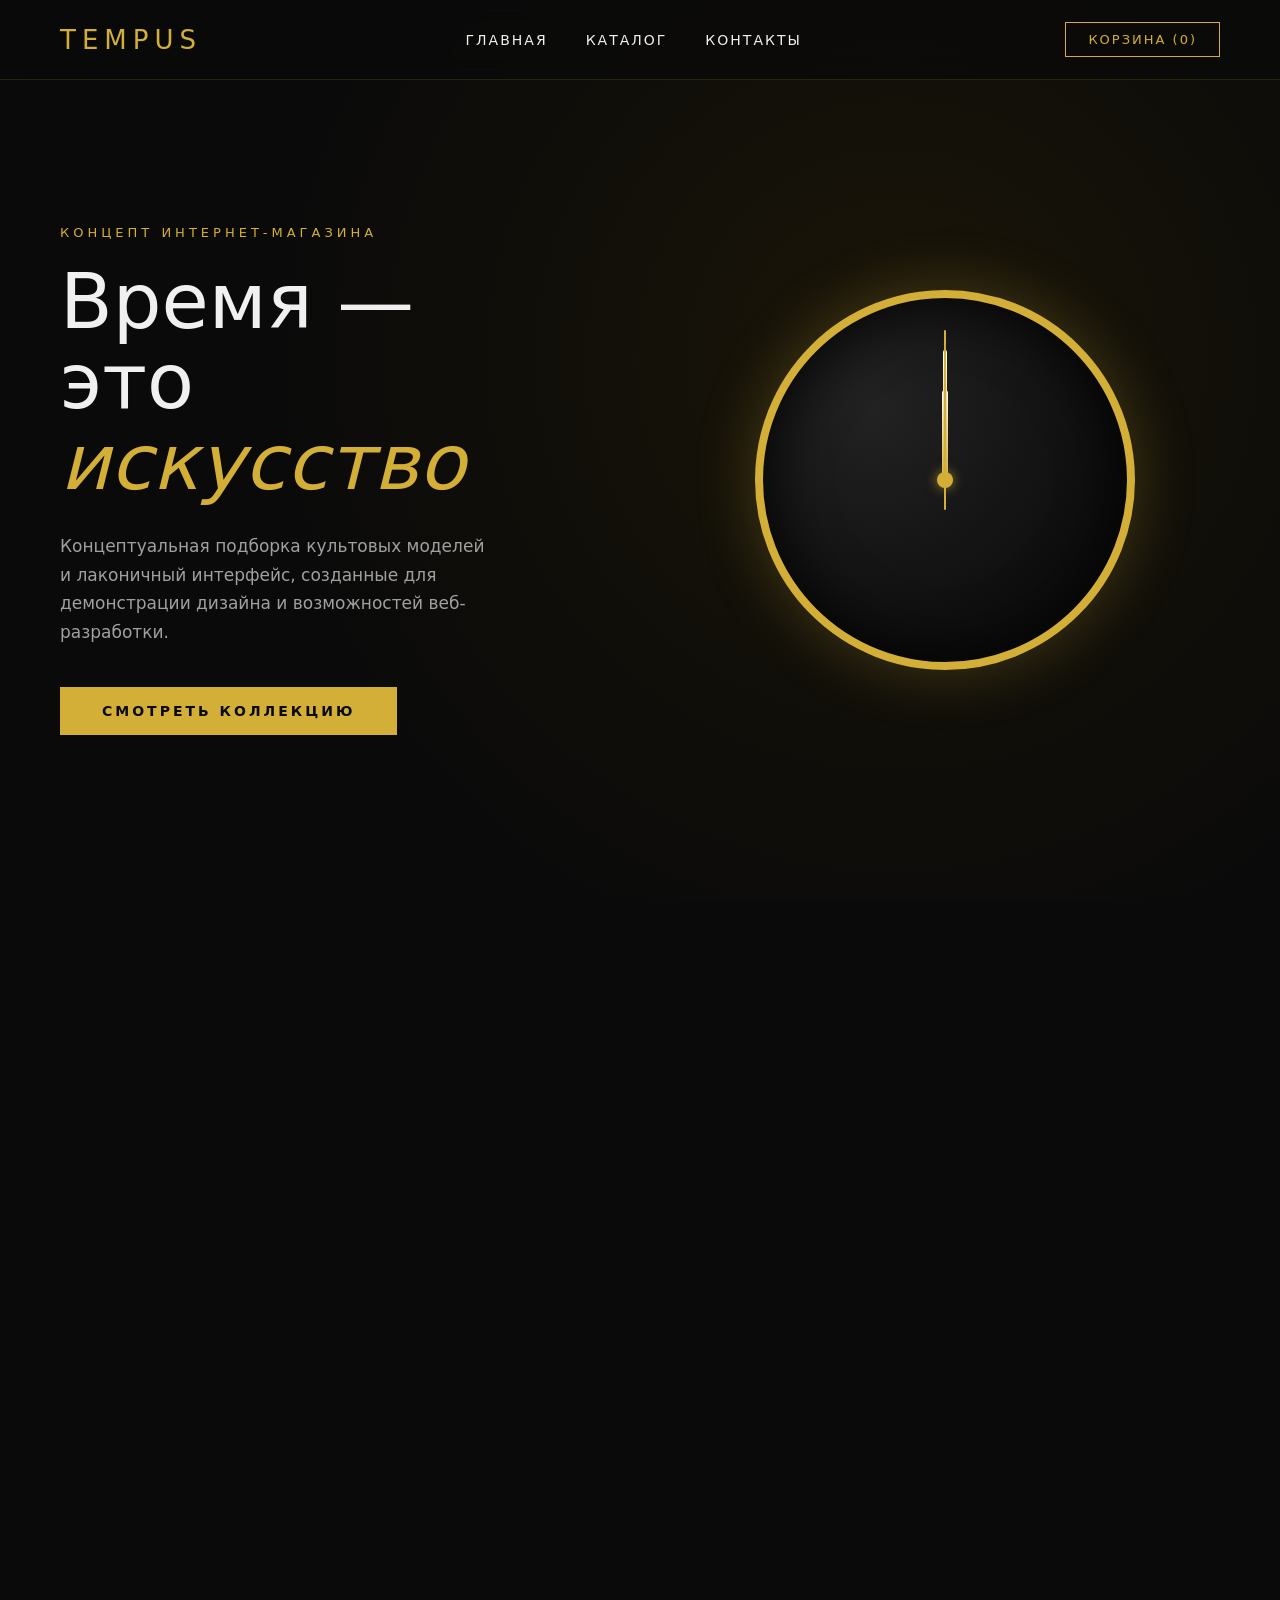
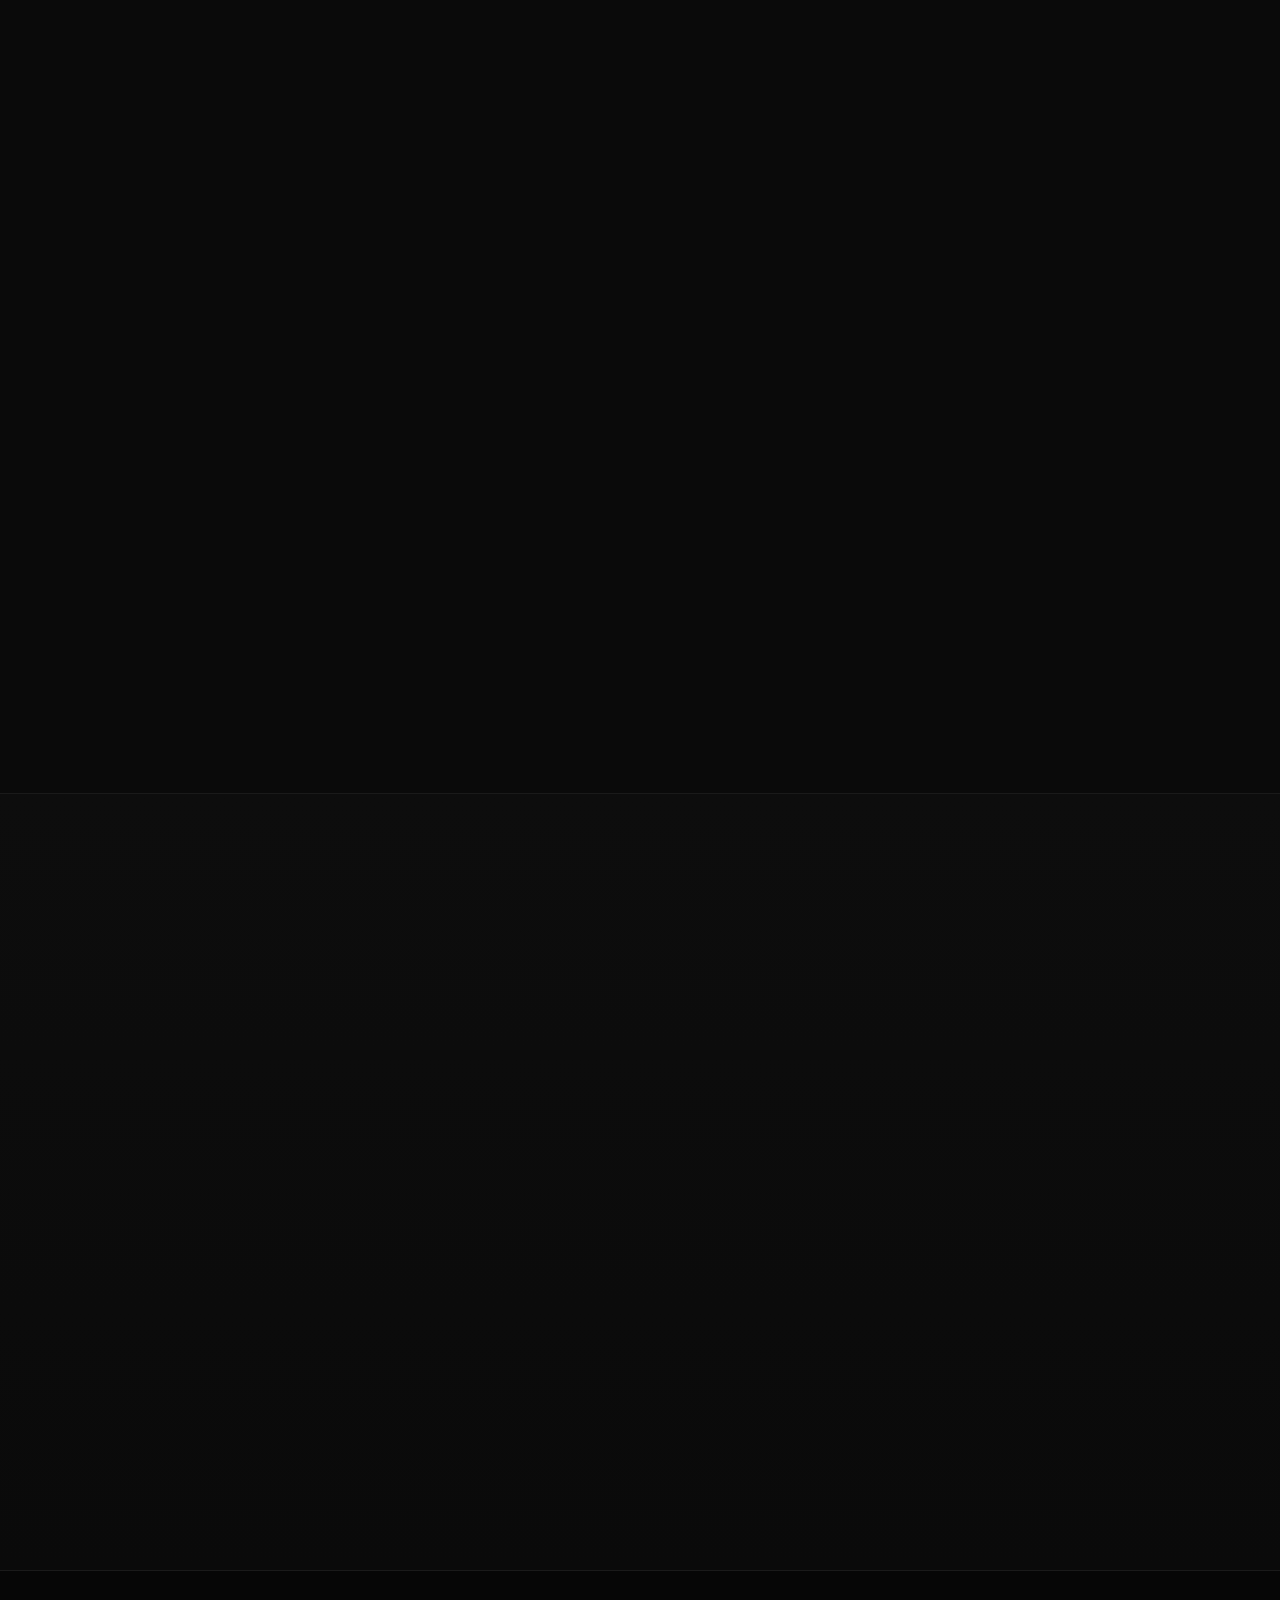
<file: index.html>
<!DOCTYPE html>
<html lang="ru">
<head>
  <meta charset="UTF-8">
  <meta name="viewport" content="width=device-width, initial-scale=1.0">
  <meta name="description" content="TEMPUS — учебный концепт интернет-магазина часов. Демонстрация интерфейса на HTML, CSS и JavaScript.">
  <meta name="theme-color" content="#0a0a0a">
  <title>TEMPUS — часы премиум-класса</title>
  <link rel="stylesheet" href="style.css">
</head>
<body>
<header>
  <a href="#hero" class="logo" aria-label="TEMPUS — на главную">TEMPUS</a>
  <button class="menu-toggle" type="button" aria-label="Открыть меню" aria-expanded="false" aria-controls="primary-navigation">
    <span></span><span></span><span></span>
  </button>
  <nav id="primary-navigation" class="site-nav">
    <ul>
      <li><a href="#hero">Главная</a></li>
      <li><a href="#catalog">Каталог</a></li>
      <li><a href="#contacts">Контакты</a></li>
    </ul>
  </nav>
  <a href="cart.html" class="cart-btn">
  Корзина (<span id="cart-count">0</span>)
</a>
</header>
<section class="hero" id="hero">
  <div class="hero-text">
    <span class="tag">Концепт интернет-магазина</span>
    <h1>Время —<br>это <span>искусство</span></h1>
    <p>
      Концептуальная подборка культовых моделей и лаконичный интерфейс,
      созданные для демонстрации дизайна и возможностей веб-разработки.
    </p>
    <a href="#catalog" class="btn-primary">Смотреть коллекцию</a>
  </div>

  <div class="watch-wrapper">
    <div class="watch">
      <div class="hand hour"></div>
      <div class="hand minute"></div>
      <div class="hand second"></div>
      <div class="center-dot"></div>
    </div>
  </div>
</section>
<section class="catalog" id="catalog">
  <div class="section-title">
    <span class="tag">Избранное</span>
    <h2>Наши <span>часы</span></h2>
  </div>

  <div class="grid">
    <div class="card">
      <div class="card-img">
        <img src="image/Aurum.jpg" alt="Карточка 1" class="watch-photo" loading="lazy" decoding="async">
      </div>
      <div class="card-info">
        <div class="brand">Бренд</div>
        <h3>Описание</h3>
        <div class="price-row">
          <span class="price">1 250 000 ₽</span>
          <button class="buy-btn" data-action="add" data-id="1">В корзину</button>
        </div>
      </div>
    </div>
    <div class="card">
      <div class="card-img">
        <img src="image/Prestige.jpg" alt="Карточка 2" class="watch-photo" loading="lazy" decoding="async">
      </div>
      <div class="card-info">
        <div class="brand">Бренд</div>
        <h3>Описание</h3>
        <div class="price-row">
          <span class="price">680 000 ₽</span>
          <button class="buy-btn" data-action="add" data-id="2">В корзину</button>
        </div>
      </div>
    </div>
    <div class="card">
      <div class="card-img">
        <img src="image/Chrono.jpg" alt="Карточка 3" class="watch-photo" loading="lazy" decoding="async">
      </div>
      <div class="card-info">
        <div class="brand">Бренд</div>
        <h3>Описание</h3>
        <div class="price-row">
          <span class="price">4 900 000 ₽</span>
          <button class="buy-btn" data-action="add" data-id="3">В корзину</button>
        </div>
      </div>
    </div>
    <div class="card">
      <div class="card-img">
        <img src="image/Royal.jpg" alt="Карточка 4" class="watch-photo" loading="lazy" decoding="async">
      </div>
      <div class="card-info">
        <div class="brand">Бренд</div>
        <h3>Описание</h3>
        <div class="price-row">
          <span class="price">3 200 000 ₽</span>
          <button class="buy-btn" data-action="add" data-id="4">В корзину</button>
        </div>
      </div>
    </div>
  </div>
</section>
<section class="contacts" id="contacts">
  <div class="section-title">
    <span class="tag">Демонстрация интерфейса</span>
    <h2>Обратная <span>связь</span></h2>
  </div>

  <div class="contacts-grid">
           <div class="contact-info">
      <h3>О проекте TEMPUS</h3>
      <div class="contact-item">
        <svg class="icon" viewBox="0 0 24 24" fill="none" stroke="currentColor" stroke-width="1" stroke-linecap="round" stroke-linejoin="round" aria-hidden="true">
          <circle cx="12" cy="12" r="9"/>
          <path d="M8 12h8M12 8v8"/>
        </svg>
        <p><strong>Формат</strong>Учебный концепт интернет-магазина</p>
      </div>
      <div class="contact-item">
        <svg class="icon" viewBox="0 0 24 24" fill="none" stroke="currentColor" stroke-width="1" stroke-linecap="round" stroke-linejoin="round" aria-hidden="true">
          <rect x="3" y="4" width="18" height="16" rx="2"/>
          <path d="m7 8 5 4 5-4"/>
        </svg>
        <p><strong>Обратная связь</strong>Форма работает в демонстрационном режиме и не отправляет сообщения.</p>
      </div>
      <div class="contact-item">
        <svg class="icon" viewBox="0 0 24 24" fill="none" stroke="currentColor" stroke-width="1" stroke-linecap="round" stroke-linejoin="round" aria-hidden="true">
          <circle cx="12" cy="12" r="9"/>
          <path d="M8 16l8-8M8 8h.01M16 16h.01"/>
        </svg>
        <p><strong>Статус</strong>Портфолио-проект. Не является действующим магазином.</p>
      </div>
    </div>

    <form id="contact-form" aria-label="Демонстрационная форма обратной связи">
  <p class="form-demo-note">Демонстрационная форма: данные не отправляются и не сохраняются.</p>
  <label class="visually-hidden" for="contact-name">Ваше имя</label>
  <input id="contact-name" type="text" name="name" placeholder="Ваше имя" required>
  <label class="visually-hidden" for="contact-email">Email</label>
  <input id="contact-email" type="email" name="email" placeholder="Email" autocomplete="email" required>
  <label class="visually-hidden" for="contact-message">Сообщение</label>
  <textarea id="contact-message" name="message" placeholder="Сообщение" required></textarea>
  
  <button type="submit" class="btn-primary">Проверить форму</button>
</form>
  </div>
</section>
<footer>
  <div class="footer-top">
    <div class="footer-brand">
      <a href="#hero" class="logo">TEMPUS</a>
      <p>Учебный концепт магазина часов, созданный для портфолио. Не является коммерческим предложением.</p>
    </div>
    <div class="footer-col">
      <h4>Магазин</h4>
      <ul>
        <li><a href="#catalog">Каталог</a></li>
        <li><a href="#catalog">Подборка моделей</a></li>
        <li><a href="#hero">О проекте</a></li>
      </ul>
    </div>
    <div class="footer-col">
      <h4>Помощь</h4>
      <ul>
        <li><a href="#contacts">Демонстрационная форма</a></li>
        <li><a href="cart.html">Корзина</a></li>
      </ul>
    </div>
    <div class="footer-col">
      <h4>Соцсети</h4>
      <p class="footer-muted">Социальные сети не подключены — это демонстрационный проект.</p>
    </div>
  </div>
  <div class="footer-bottom">
    © 2026 TEMPUS — учебный проект. Все названия брендов вымышлены.
    Изображения часов сгенерированы искусственным интеллектом и не являются фотографиями реальных продуктов.
  </div>
</footer>

  
  <script src="script.js"></script>
</body>
</html>
</file>
<file: style.css>
/* ===== СБРОС И БАЗА ===== */
* {
  margin: 0;
  padding: 0;
  box-sizing: border-box;
}

body {
  font-family: 'Segoe UI', system-ui, sans-serif;
  background: #0a0a0a;
  color: #f0f0f0;
  overflow-x: hidden;
}

a {
  color: inherit;
  text-decoration: none;
}

/* ===== ШАПКА ===== */
header {
  position: fixed;
  top: 0;
  left: 0;
  right: 0;
  z-index: 100;
  display: flex;
  justify-content: space-between;
  align-items: center;
  padding: 22px 60px;
  background: rgba(10, 10, 10, 0.75);
  backdrop-filter: blur(12px);
  border-bottom: 1px solid rgba(212, 175, 55, 0.15);
  transition: padding 0.3s;
}

.logo {
  display: inline-block;      
  font-size: 26px;
  letter-spacing: 6px;
  font-weight: 300;
  color: #d4af37;
  text-decoration: none;      
}

nav ul {
  display: flex;
  gap: 38px;
  list-style: none;
}

.menu-toggle {
  display: none;
  width: 42px;
  height: 42px;
  padding: 10px;
  border: 1px solid rgba(212, 175, 55, 0.55);
  background: transparent;
  cursor: pointer;
  align-items: center;
  justify-content: center;
  flex-direction: column;
  gap: 5px;
}

.menu-toggle span {
  display: block;
  width: 19px;
  height: 1px;
  background: #d4af37;
  transition: transform 0.25s ease, opacity 0.25s ease;
}

.menu-toggle[aria-expanded="true"] span:first-child {
  transform: translateY(6px) rotate(45deg);
}

.menu-toggle[aria-expanded="true"] span:nth-child(2) {
  opacity: 0;
}

.menu-toggle[aria-expanded="true"] span:last-child {
  transform: translateY(-6px) rotate(-45deg);
}

nav a {
  font-size: 14px;
  letter-spacing: 2px;
  text-transform: uppercase;
  position: relative;
  transition: color 0.3s;
}

nav a::after {
  content: '';
  position: absolute;
  bottom: -6px;
  left: 0;
  width: 0;
  height: 1px;
  background: #d4af37;
  transition: width 0.3s;
}

nav a:hover {
  color: #d4af37;
}

nav a:hover::after {
  width: 100%;
}

.cart-btn {
  display: inline-block;      
  border: 1px solid #d4af37;
  padding: 9px 22px;
  font-size: 13px;
  letter-spacing: 2px;
  text-transform: uppercase;
  color: #d4af37;
  background: transparent;
  cursor: pointer;
  transition: all 0.3s;
  text-decoration: none;      
}

.cart-btn:hover {
  background: #d4af37;
  color: #0a0a0a;
}

/* =========================================================
   КОРЗИНА
   ========================================================= */

.cart-page {
  padding: 140px 60px 100px;
  min-height: 100vh;
  background: #0a0a0a;
}

.cart-container {
  max-width: 1100px;
  margin: 0 auto;
}

/* ---- пустая корзина ---- */
.cart-empty {
  text-align: center;
  padding: 80px 20px;
}
.cart-empty-icon {
  font-size: 80px;
  margin-bottom: 24px;
  filter: grayscale(0.3);
}
.cart-empty h2 {
  font-size: 28px;
  font-weight: 300;
  margin-bottom: 14px;
}
.cart-empty p {
  color: #888;
  margin-bottom: 32px;
}

/* ---- список товаров ---- */
.cart-list {
  display: flex;
  flex-direction: column;
  gap: 20px;
  margin-bottom: 40px;
}

.cart-item {
  display: grid;
  grid-template-columns: 110px 1fr auto auto auto;
  gap: 24px;
  align-items: center;
  padding: 20px 24px;
  background: linear-gradient(160deg, #141414 0%, #0d0d0d 100%);
  border: 1px solid #1f1f1f;
  transition: border-color 0.3s;
}
.cart-item:hover {
  border-color: #d4af37;
}

.cart-item-img {
  width: 90px;
  height: 90px;
  display: flex;
  align-items: center;
  justify-content: center;
  background: radial-gradient(circle at 50% 40%, #1c1c1c, #0d0d0d);
}
.cart-item-img .mini-watch {
  width: 70px;
  height: 70px;
  border-width: 2px;
  transform: none !important; 
}

.cart-item-brand {
  font-size: 11px;
  letter-spacing: 3px;
  color: #d4af37;
  text-transform: uppercase;
  margin-bottom: 6px;
}
.cart-item-info h3 {
  font-size: 18px;
  font-weight: 300;
  margin-bottom: 8px;
}
.cart-item-price {
  font-size: 14px;
  color: #888;
}

/* ---- изменение количества ---- */
.cart-item-qty {
  display: flex;
  align-items: center;
  gap: 10px;
  border: 1px solid #2a2a2a;
  padding: 4px;
}
.cart-item-qty button {
  width: 32px;
  height: 32px;
  background: transparent;
  color: #f0f0f0;
  border: none;
  font-size: 18px;
  cursor: pointer;
  transition: background 0.2s, color 0.2s;
}
.cart-item-qty button:hover {
  background: #d4af37;
  color: #0a0a0a;
}
.cart-item-qty span {
  min-width: 24px;
  text-align: center;
  font-size: 15px;
}

/* ---- сумма по позиции ---- */
.cart-item-sum {
  font-size: 18px;
  color: #d4af37;
  white-space: nowrap;
  min-width: 140px;
  text-align: right;
}

/* ---- кнопка удаления ---- */
.cart-item-remove {
  width: 36px;
  height: 36px;
  background: transparent;
  border: 1px solid #2a2a2a;
  color: #888;
  cursor: pointer;
  font-size: 14px;
  transition: all 0.3s;
}
.cart-item-remove:hover {
  border-color: #e74c3c;
  color: #e74c3c;
  background: rgba(231, 76, 60, 0.08);
}

/* ---- итоговый блок ---- */
.cart-summary {
  max-width: 420px;
  margin-left: auto;
  padding: 28px;
  background: linear-gradient(160deg, #141414 0%, #0d0d0d 100%);
  border: 1px solid #d4af37;
}
.cart-summary-row {
  display: flex;
  justify-content: space-between;
  padding: 10px 0;
  color: #a0a0a0;
  font-size: 15px;
}
.cart-summary-row.total {
  color: #f0f0f0;
  font-size: 20px;
  border-top: 1px solid #2a2a2a;
  margin-top: 10px;
  padding-top: 18px;
}
.cart-summary-row.total span:last-child {
  color: #d4af37;
  font-weight: 500;
}
.cart-summary .btn-primary {
  width: 100%;
  margin-top: 22px;
  text-align: center;
}

/* ---- всплывающий toast ---- */
.toast {
  position: fixed;
  bottom: 30px;
  left: 50%;
  transform: translate(-50%, 100px);
  background: #d4af37;
  color: #0a0a0a;
  padding: 14px 28px;
  font-size: 14px;
  letter-spacing: 1px;
  border-radius: 4px;
  opacity: 0;
  pointer-events: none;
  transition: all 0.35s ease;
  z-index: 1000;
  box-shadow: 0 10px 30px rgba(0, 0, 0, 0.5);
}
.toast.show {
  transform: translate(-50%, 0);
  opacity: 1;
}

/* ---- адаптив корзины ---- */
@media (max-width: 800px) {
  .cart-page { padding: 120px 20px 80px; }
  .cart-item {
    grid-template-columns: 80px 1fr;
    gap: 16px;
  }
  .cart-item-qty,
  .cart-item-sum,
  .cart-item-remove {
    grid-column: 2;
    justify-self: start;
  }
  .cart-item-sum { text-align: left; }
  .cart-summary { max-width: 100%; }
}
/* ===== ГЛАВНЫЙ ЭКРАН (HERO) ===== */
.hero {
  min-height: 100vh;
  display: flex;
  align-items: center;
  justify-content: space-between;
  padding: 120px 60px 60px;
  gap: 60px;
  background: radial-gradient(circle at 70% 40%, #1a1508 0%, #0a0a0a 60%);
  position: relative;
  overflow: hidden;
}

.hero-text {
  flex: 1;
  max-width: 560px;
  animation: fadeUp 1.2s ease both;
}

.hero-text .tag {
  font-size: 13px;
  letter-spacing: 4px;
  color: #d4af37;
  text-transform: uppercase;
  margin-bottom: 22px;
  display: block;
}

.hero-text h1 {
  font-size: clamp(42px, 6vw, 78px);
  font-weight: 200;
  line-height: 1.05;
  margin-bottom: 28px;
}

.hero-text h1 span {
  color: #d4af37;
  font-style: italic;
}

.hero-text p {
  font-size: 17px;
  color: #a0a0a0;
  line-height: 1.7;
  margin-bottom: 40px;
  max-width: 440px;
}

.btn-primary {
  display: inline-block;
  padding: 16px 42px;
  background: #d4af37;
  color: #0a0a0a;
  font-size: 14px;
  letter-spacing: 3px;
  text-transform: uppercase;
  font-weight: 600;
  cursor: pointer;
  border: none;
  transition: all 0.3s;
}

.btn-primary:hover {
  background: #f0d166;
  transform: translateY(-2px);
  box-shadow: 0 10px 30px rgba(212, 175, 55, 0.3);
}

/* ===== CSS-ЧАСЫ ===== */
.watch-wrapper {
  flex: 1;
  display: flex;
  justify-content: center;
  align-items: center;
  animation: fadeIn 1.8s ease both 0.3s;
}

.watch {
  position: relative;
  width: 380px;
  height: 380px;
  border-radius: 50%;
  background: radial-gradient(circle at 30% 30%, #222 0%, #0d0d0d 70%);
  border: 8px solid #d4af37;
  box-shadow:
    0 0 60px rgba(212, 175, 55, 0.25),
    inset 0 0 60px rgba(0, 0, 0, 0.9);
}

.watch::before {
  content: '';
  position: absolute;
  inset: 14px;
  border-radius: 50%;
  background: repeating-conic-gradient(
    #d4af37 0deg 1.5deg,
    transparent 1.5deg 30deg
  );
  -webkit-mask: radial-gradient(circle, transparent 0 82%, #000 83%);
  mask: radial-gradient(circle, transparent 0 82%, #000 83%);
  opacity: 0.85;
}

.center-dot {
  position: absolute;
  top: 50%;
  left: 50%;
  width: 16px;
  height: 16px;
  background: #d4af37;
  border-radius: 50%;
  transform: translate(-50%, -50%);
  z-index: 10;
  box-shadow: 0 0 12px rgba(212, 175, 55, 0.7);
}

.hand {
  position: absolute;
  bottom: 50%;
  left: 50%;
  transform-origin: bottom center;
  background: #f0f0f0;
  border-radius: 4px;
  z-index: 5;
}

.hand.hour {
  width: 6px;
  height: 90px;
  margin-left: -3px;
  background: linear-gradient(to top, #d4af37, #fff);
  animation: rotate 43200s linear infinite; 
}

.hand.minute {
  width: 4px;
  height: 130px;
  margin-left: -2px;
  background: linear-gradient(to top, #d4af37, #fff);
  animation: rotate 3600s linear infinite; 
}

.hand.second {
  width: 2px;
  height: 150px;
  margin-left: -1px;
  background: #d4af37;
  animation: rotate 60s linear infinite; 
}

.hand.second::after {
  content: '';
  position: absolute;
  top: 100%;
  left: 50%;
  width: 2px;
  height: 30px;
  margin-left: -1px;
  background: #d4af37;
  border-radius: 4px;
}

@keyframes rotate {
  from { transform: rotate(0deg); }
  to   { transform: rotate(360deg); }
}

/* ===== КАТАЛОГ ===== */
.catalog {
  padding: 120px 60px;
  background: #0a0a0a;
}

.section-title {
  text-align: center;
  margin-bottom: 70px;
}

.section-title .tag {
  font-size: 13px;
  letter-spacing: 4px;
  color: #d4af37;
  text-transform: uppercase;
}

.section-title h2 {
  font-size: clamp(32px, 4vw, 52px);
  font-weight: 200;
  margin-top: 14px;
}

.section-title h2 span {
  color: #d4af37;
  font-style: italic;
}

.grid {
  display: grid;
  grid-template-columns: repeat(auto-fit, minmax(280px, 1fr));
  gap: 30px;
  max-width: 1300px;
  margin: 0 auto;
}

.card {
  background: linear-gradient(160deg, #141414 0%, #0d0d0d 100%);
  border: 1px solid #1f1f1f;
  overflow: hidden;
  transition: all 0.4s;
  cursor: pointer;
}

.card:hover {
  border-color: #d4af37;
  transform: translateY(-8px);
  box-shadow: 0 20px 40px rgba(0, 0, 0, 0.6);
}

.card-img {
  height: 300px;
  display: flex;
  align-items: center;
  justify-content: center;
  background: radial-gradient(circle at 50% 40%, #1c1c1c, #0d0d0d);
  position: relative;
  overflow: hidden;
}

.mini-watch {
  width: 150px;
  height: 150px;
  border-radius: 50%;
  border: 4px solid #d4af37;
  background: radial-gradient(circle at 35% 35%, #2a2a2a, #111);
  position: relative;
  transition: transform 0.5s;
}

.card:hover .mini-watch {
  transform: scale(1.08) rotate(8deg);
}

.mini-watch::before,
.mini-watch::after {
  content: '';
  position: absolute;
  top: 50%;
  left: 50%;
  transform-origin: bottom center;
  background: #d4af37;
  border-radius: 2px;
}

.mini-watch::before {
  width: 3px;
  height: 50px;
  margin-left: -1.5px;
  margin-top: -50px;
  transform: rotate(45deg);
}

.mini-watch::after {
  width: 2px;
  height: 65px;
  margin-left: -1px;
  margin-top: -65px;
  transform: rotate(160deg);
  background: #f0f0f0;
}

.card-info {
  padding: 26px 24px;
}

.card-info .brand {
  font-size: 12px;
  letter-spacing: 3px;
  color: #d4af37;
  text-transform: uppercase;
  margin-bottom: 8px;
}

.card-info h3 {
  font-size: 21px;
  font-weight: 300;
  margin-bottom: 14px;
}

.price-row {
  display: flex;
  justify-content: space-between;
  align-items: center;
}

.price {
  font-size: 20px;
  color: #d4af37;
  font-weight: 400;
}

.buy-btn {
  padding: 10px 20px;
  border: 1px solid #333;
  background: transparent;
  color: #f0f0f0;
  font-size: 12px;
  letter-spacing: 2px;
  text-transform: uppercase;
  cursor: pointer;
  transition: all 0.3s;
}

.buy-btn:hover {
  background: #d4af37;
  border-color: #d4af37;
  color: #0a0a0a;
}

/* ===== КОНТАКТЫ ===== */
.contacts {
  padding: 120px 60px;
  background: linear-gradient(180deg, #0d0d0d 0%, #0a0a0a 100%);
  border-top: 1px solid #1a1a1a;
}

.contacts-grid {
  max-width: 1100px;
  margin: 0 auto;
  display: grid;
  grid-template-columns: 1fr 1fr;
  gap: 70px;
}

.contact-info h3 {
  font-size: 13px;
  letter-spacing: 3px;
  color: #d4af37;
  text-transform: uppercase;
  margin-bottom: 30px;
}

.contact-item {
  margin-bottom: 26px;
  display: flex;
  gap: 16px;
  align-items: flex-start;
}

.contact-item .icon {
  flex-shrink: 0;
  width: 22px;
  height: 22px;
  color: #d4af37;
  margin-top: 2px;
  opacity: 0.9;
  transition: opacity 0.3s, transform 0.3s;
}

.contact-item:hover .icon {
  opacity: 1;
  transform: scale(1.08);
}

.contact-item p {
  color: #a0a0a0;
  line-height: 1.6;
}

.contact-item p strong {
  display: block;
  color: #f0f0f0;
  font-weight: 400;
  margin-bottom: 4px;
}

form {
  display: flex;
  flex-direction: column;
  gap: 18px;
}

form input,
form textarea {
  background: #111;
  border: 1px solid #222;
  padding: 15px 18px;
  color: #f0f0f0;
  font-family: inherit;
  font-size: 15px;
  transition: border-color 0.3s;
}

form input:focus,
form textarea:focus {
  outline: none;
  border-color: #d4af37;
}

form textarea {
  resize: vertical;
  min-height: 130px;
}

/* ===== ПОДВАЛ ===== */
footer {
  background: #060606;
  padding: 50px 60px 30px;
  border-top: 1px solid #1a1a1a;
}

.footer-top {
  display: flex;
  justify-content: space-between;
  flex-wrap: wrap;
  gap: 40px;
  margin-bottom: 40px;
}

.footer-brand .logo {
  margin-bottom: 14px;
  display: inline-block;
}

.footer-brand p {
  color: #707070;
  max-width: 280px;
  line-height: 1.7;
  font-size: 14px;
}

.footer-col h4 {
  font-size: 13px;
  letter-spacing: 3px;
  color: #d4af37;
  text-transform: uppercase;
  margin-bottom: 18px;
}

.footer-col ul {
  list-style: none;
}

.footer-col ul li {
  margin-bottom: 10px;
}

.footer-col ul li a {
  color: #909090;
  font-size: 14px;
  transition: color 0.3s;
}

.footer-col ul li a:hover {
  color: #d4af37;
}

.footer-bottom {
  text-align: center;
  padding-top: 30px;
  border-top: 1px solid #141414;
  color: #606060;
  font-size: 13px;
}

/* ===== АНИМАЦИИ ПОЯВЛЕНИЯ ===== */
@keyframes fadeUp {
  from {
    opacity: 0;
    transform: translateY(40px);
  }
  to {
    opacity: 1;
    transform: translateY(0);
  }
}

@keyframes fadeIn {
  from {
    opacity: 0;
    transform: scale(0.92);
  }
  to {
    opacity: 1;
    transform: scale(1);
  }
}

/* ===== АДАПТИВ ===== */
@media (max-width: 900px) {
  header {
    padding: 18px 24px;
  }

  .menu-toggle {
    display: flex;
    margin-left: auto;
  }

  .site-nav {
    position: absolute;
    top: 100%;
    left: 0;
    right: 0;
    padding: 0 24px;
    background: rgba(10, 10, 10, 0.97);
    border-bottom: 1px solid rgba(212, 175, 55, 0.2);
    visibility: hidden;
    opacity: 0;
    transform: translateY(-8px);
    pointer-events: none;
    transition: opacity 0.25s ease, transform 0.25s ease, visibility 0.25s ease;
  }

  .site-nav.is-open {
    visibility: visible;
    opacity: 1;
    transform: translateY(0);
    pointer-events: auto;
  }

  .site-nav ul {
    display: flex;
    flex-direction: column;
    gap: 0;
    padding: 8px 0 18px;
  }

  .site-nav li a {
    display: block;
    padding: 14px 4px;
  }

  .site-nav li + li {
    border-top: 1px solid #222;
  }

  .cart-btn {
    margin-left: 12px;
    padding: 9px 12px;
    font-size: 11px;
    letter-spacing: 1px;
    white-space: nowrap;
  }

  .hero {
    flex-direction: column;
    padding: 120px 24px 60px;
    text-align: center;
  }

  .hero-text p {
    margin-left: auto;
    margin-right: auto;
  }

  .watch {
    width: 260px;
    height: 260px;
  }

  .hand.hour { height: 62px; }
  .hand.minute { height: 90px; }
  .hand.second { height: 105px; }

  .catalog,
  .contacts {
    padding: 80px 24px;
  }

  .contacts-grid {
    grid-template-columns: 1fr;
    gap: 40px;
  }

  footer {
    padding: 40px 24px 20px;
  }
}
/* =========================================================
   ФОТО ЧАСОВ В КАРТОЧКАХ
   ========================================================= */
.card-img::after {
  content: '';
  position: absolute;
  inset: 20px;
  border: 1px solid transparent;
  transition: border-color 0.5s ease;
  pointer-events: none;
  z-index: 2;
}
.card:hover .card-img::after {
  border-color: rgba(212, 175, 55, 0.35);
}
.card-img {
  height: 380px;                    
  position: relative;
  overflow: hidden;
  background: #0d0d0d;
}

.watch-photo {
  width: 100%;
  height: 100%;
  object-fit: cover;                
  object-position: center;
  transition: transform 0.6s ease, filter 0.6s ease;
  filter: brightness(0.95);
}

.card:hover .watch-photo {
  transform: scale(1.06);           
  filter: brightness(1.05);
}
.cart-photo {
  width: 100%;
  height: 100%;
  object-fit: contain;
  filter: drop-shadow(0 4px 10px rgba(0, 0, 0, 0.5));
}

html {
  scroll-behavior: smooth;
  scroll-padding-top: 100px;
}

section[id] {
  scroll-margin-top: 100px;
}

.reveal {
  opacity: 0;
  transform: translateY(28px);
  transition: opacity 0.7s ease, transform 0.7s cubic-bezier(0.2, 0.65, 0.3, 1);
  will-change: opacity, transform;
}

.reveal.is-visible {
  opacity: 1;
  transform: translateY(0);
}

.grid .card:nth-child(2) { transition-delay: 80ms; }
.grid .card:nth-child(3) { transition-delay: 160ms; }
.grid .card:nth-child(4) { transition-delay: 240ms; }

button:focus-visible,
a:focus-visible,
input:focus-visible,
textarea:focus-visible {
  outline: 2px solid #d4af37;
  outline-offset: 3px;
}

button:disabled {
  opacity: 0.65;
  cursor: wait;
}

body.modal-open {
  overflow: hidden;
}

.checkout-modal {
  position: fixed;
  inset: 0;
  z-index: 1100;
  display: grid;
  place-items: center;
  padding: 24px;
  background: rgba(0, 0, 0, 0.78);
  backdrop-filter: blur(8px);
  opacity: 0;
  visibility: hidden;
  transition: opacity 0.3s ease, visibility 0.3s ease;
}

.checkout-modal.is-open {
  opacity: 1;
  visibility: visible;
}

.checkout-dialog {
  position: relative;
  width: min(100%, 560px);
  max-height: min(90vh, 850px);
  overflow-y: auto;
  padding: 42px;
  background: linear-gradient(145deg, #171717, #0b0b0b);
  border: 1px solid rgba(212, 175, 55, 0.55);
  box-shadow: 0 25px 80px rgba(0, 0, 0, 0.65);
  transform: translateY(18px) scale(0.98);
  transition: transform 0.3s ease;
}

.checkout-modal.is-open .checkout-dialog {
  transform: translateY(0) scale(1);
}

.checkout-close {
  position: absolute;
  top: 16px;
  right: 16px;
  width: 38px;
  height: 38px;
  border: 1px solid #343434;
  background: transparent;
  color: #aaa;
  font-size: 16px;
  cursor: pointer;
  transition: color 0.2s ease, border-color 0.2s ease;
}

.checkout-close:hover {
  color: #d4af37;
  border-color: #d4af37;
}

.checkout-dialog > .tag {
  display: block;
  margin-bottom: 12px;
  color: #d4af37;
  font-size: 11px;
  letter-spacing: 3px;
  text-transform: uppercase;
}

.checkout-dialog h2 {
  margin-bottom: 12px;
  font-size: clamp(27px, 5vw, 38px);
  font-weight: 300;
}

.checkout-dialog h2 span {
  color: #d4af37;
  font-style: italic;
}

.checkout-intro,
.checkout-note {
  color: #929292;
  line-height: 1.6;
  font-size: 13px;
}

.checkout-order {
  display: grid;
  gap: 12px;
  margin: 26px 0 18px;
  padding: 18px 0;
  border-top: 1px solid #292929;
  border-bottom: 1px solid #292929;
}

.checkout-order-item,
.checkout-total {
  display: flex;
  justify-content: space-between;
  align-items: baseline;
  gap: 16px;
  font-size: 13px;
}

.checkout-order-item span {
  color: #c7c7c7;
}

.checkout-order-item small {
  color: #888;
  white-space: nowrap;
}

.checkout-order-item strong {
  color: #d4af37;
  white-space: nowrap;
  font-weight: 400;
}

.checkout-total {
  margin-bottom: 24px;
  font-size: 16px;
}

.checkout-total strong {
  color: #d4af37;
  font-size: 21px;
  font-weight: 500;
}

.checkout-form {
  display: grid;
  gap: 16px;
}

.checkout-form label {
  display: grid;
  gap: 8px;
  color: #c9c9c9;
  font-size: 12px;
  letter-spacing: 1px;
}

.checkout-form input {
  width: 100%;
  background: #101010;
  border: 1px solid #303030;
  padding: 14px 15px;
  color: #f0f0f0;
  font: inherit;
  letter-spacing: 0;
}

.checkout-form input:focus {
  outline: none;
  border-color: #d4af37;
}

.checkout-form .btn-primary {
  width: 100%;
  margin-top: 4px;
}

.checkout-note {
  text-align: center;
  font-size: 11px;
}

@media (max-width: 600px) {
  .checkout-modal { padding: 12px; }
  .checkout-dialog { padding: 34px 22px 24px; }
  .checkout-order-item { font-size: 12px; }
  .checkout-total strong { font-size: 18px; }
}

@media (prefers-reduced-motion: reduce) {
  html { scroll-behavior: auto; }
  *, *::before, *::after {
    scroll-behavior: auto !important;
    animation-duration: 0.01ms !important;
    animation-iteration-count: 1 !important;
    transition-duration: 0.01ms !important;
  }
  .reveal {
    opacity: 1;
    transform: none;
    will-change: auto;
  }
}


/* Доступность и демонстрационные подписи */
.visually-hidden {
  position: absolute;
  width: 1px;
  height: 1px;
  padding: 0;
  margin: -1px;
  overflow: hidden;
  clip: rect(0, 0, 0, 0);
  white-space: nowrap;
  border: 0;
}

.form-demo-note,
.footer-muted {
  color: #858585;
  font-size: 13px;
  line-height: 1.6;
}

.form-demo-note {
  margin-bottom: 2px;
}

.footer-muted {
  max-width: 220px;
}

@media (max-width: 480px) {
  header {
    padding: 14px 16px;
    gap: 8px;
  }

  .logo {
    font-size: 22px;
    letter-spacing: 4px;
  }

  .menu-toggle {
    width: 38px;
    height: 38px;
  }

  .cart-btn {
    padding: 8px 9px;
    font-size: 10px;
    letter-spacing: 0.5px;
  }

  .hero {
    padding-left: 18px;
    padding-right: 18px;
  }

  .catalog,
  .contacts {
    padding-left: 18px;
    padding-right: 18px;
  }

  .price-row {
    align-items: flex-start;
    flex-direction: column;
    gap: 14px;
  }

  .buy-btn {
    width: 100%;
  }
}
</file>
